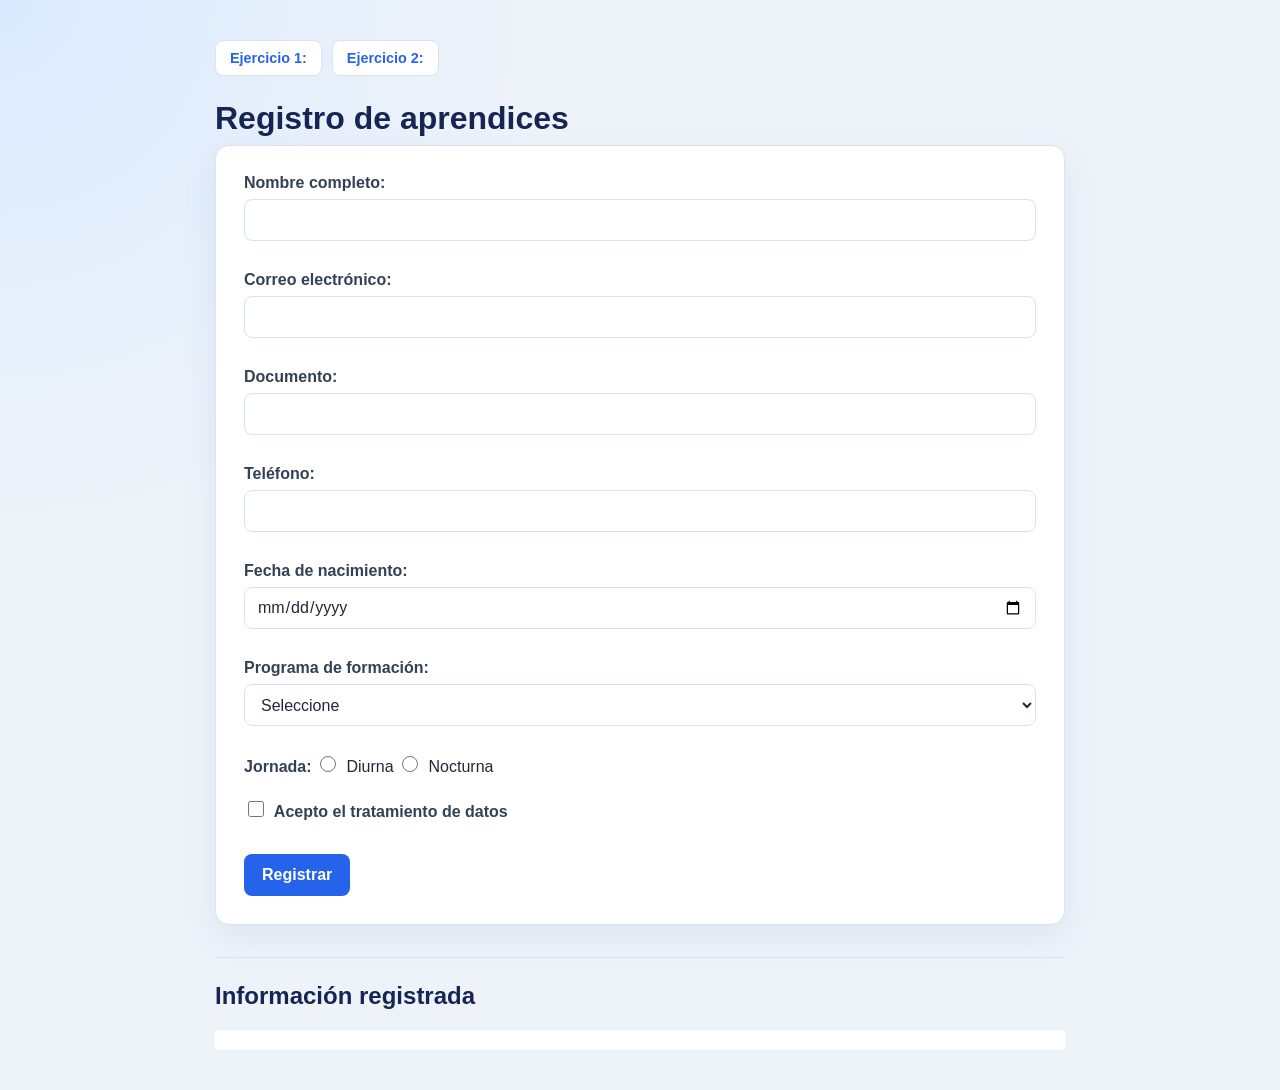
<file: index.html>
<!DOCTYPE html>
<html lang="es">
<head>
    <meta charset="UTF-8">
    <meta name="viewport" content="width=device-width, initial-scale=1.0">
    <title>Registro de aprendices</title>
    <link rel="stylesheet" href="styles.css">
</head>
<body>
    <nav>
        <a href="index.html">Ejercicio 1: </a>
        <a href="ejercicio2.html">Ejercicio 2:</a>
    </nav>

    <h1>Registro de aprendices</h1>

    <form id="formulario">

        <label>Nombre completo:</label>
        <input type="text" name="nombre">

        <br><br>

        <label>Correo electrónico:</label>
        <input type="email" name="correo">

        <br><br>

        <label>Documento:</label>
        <input type="number" name="documento">

        <br><br>

        <label>Teléfono:</label>
        <input type="tel" name="telefono">

        <br><br>

        <label>Fecha de nacimiento:</label>
        <input type="date" name="fecha">

        <br><br>

        <label>Programa de formación:</label>

        <select name="programa">
            <option value="">Seleccione</option>
            <option value="ADSO">ADSO</option>
            <option value="Multimedia">Multimedia</option>
            <option value="Redes">Redes</option>
        </select>

        <br><br>

        <label>Jornada:</label>

        <input type="radio" name="jornada" value="Diurna">
        Diurna

        <input type="radio" name="jornada" value="Nocturna">
        Nocturna

        <br><br>

        <label>
            <input type="checkbox" name="acepta">
            Acepto el tratamiento de datos
        </label>

        <br><br>

        <button type="submit">Registrar</button>

    </form>

    <hr>

    <h2>Información registrada</h2>

    <div id="resultado"></div>

    <script src="js/app1.js"></script>

</body>
</html>
</file>
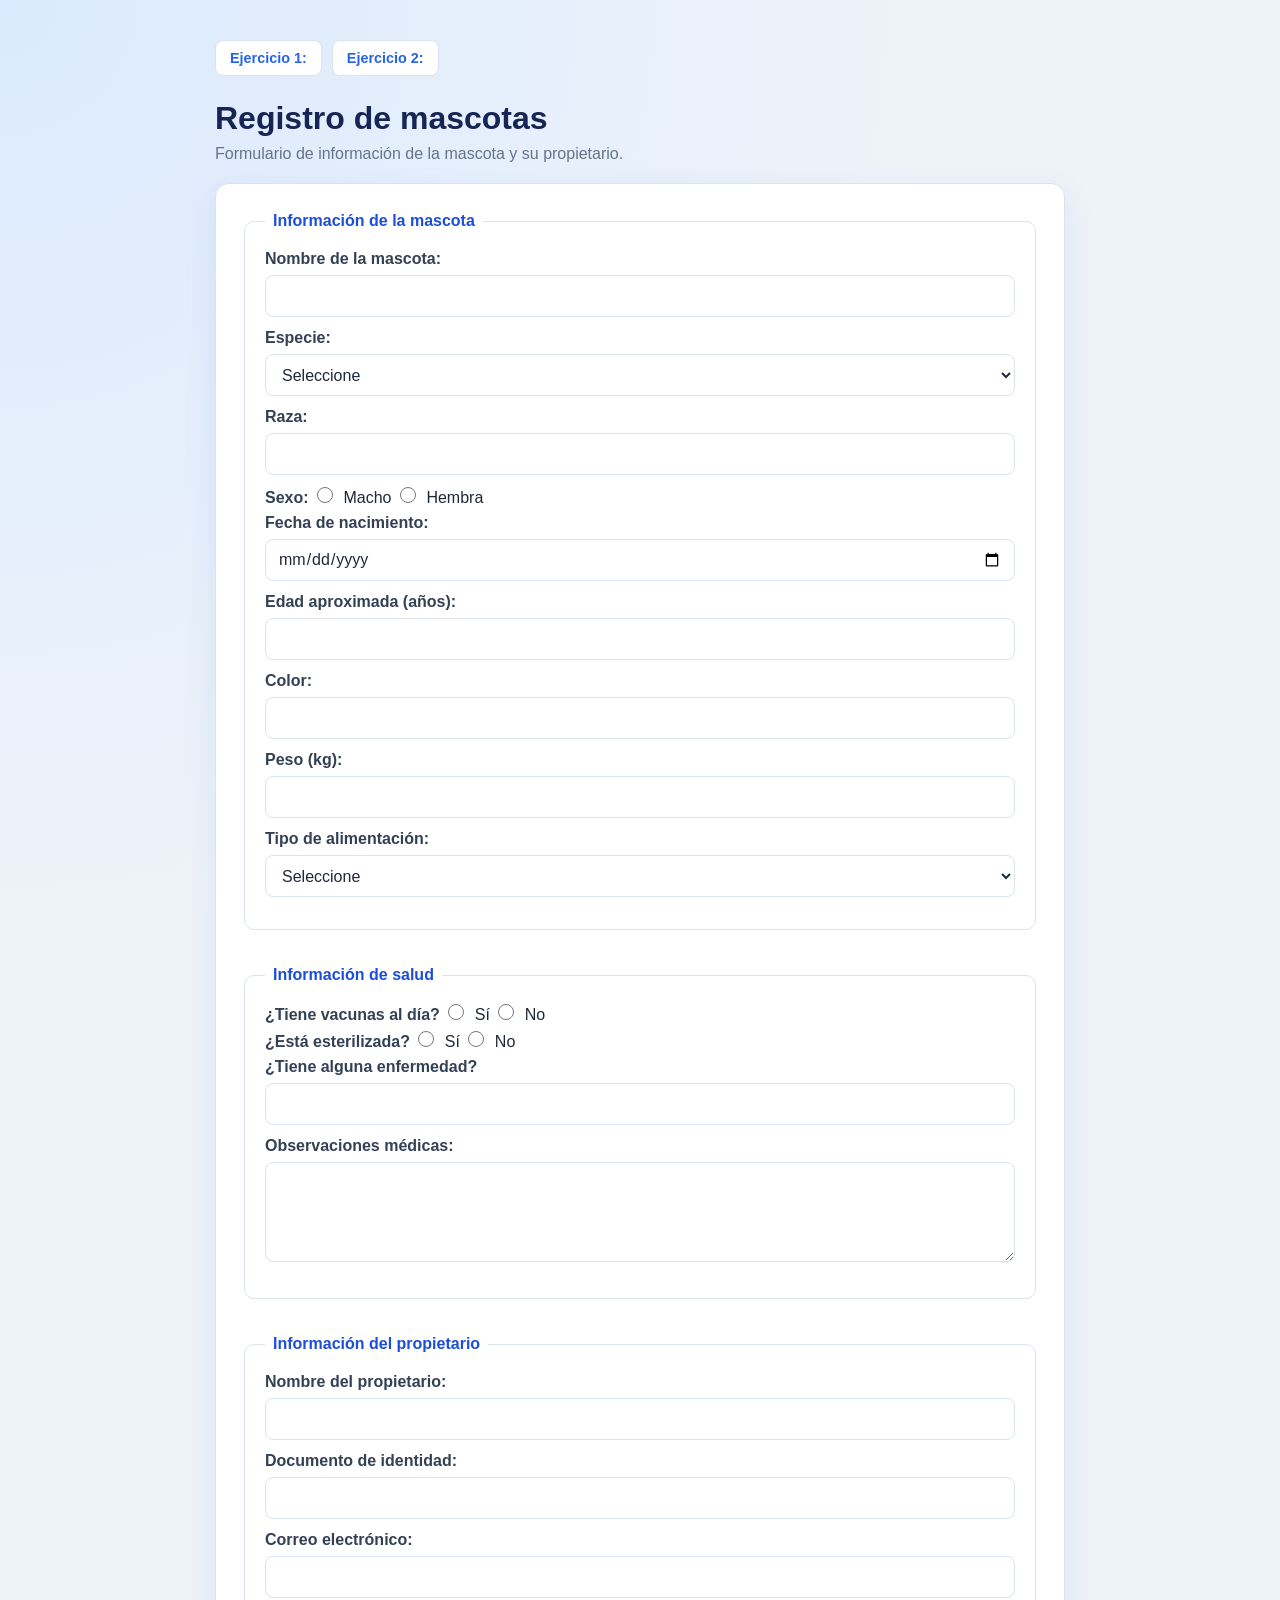
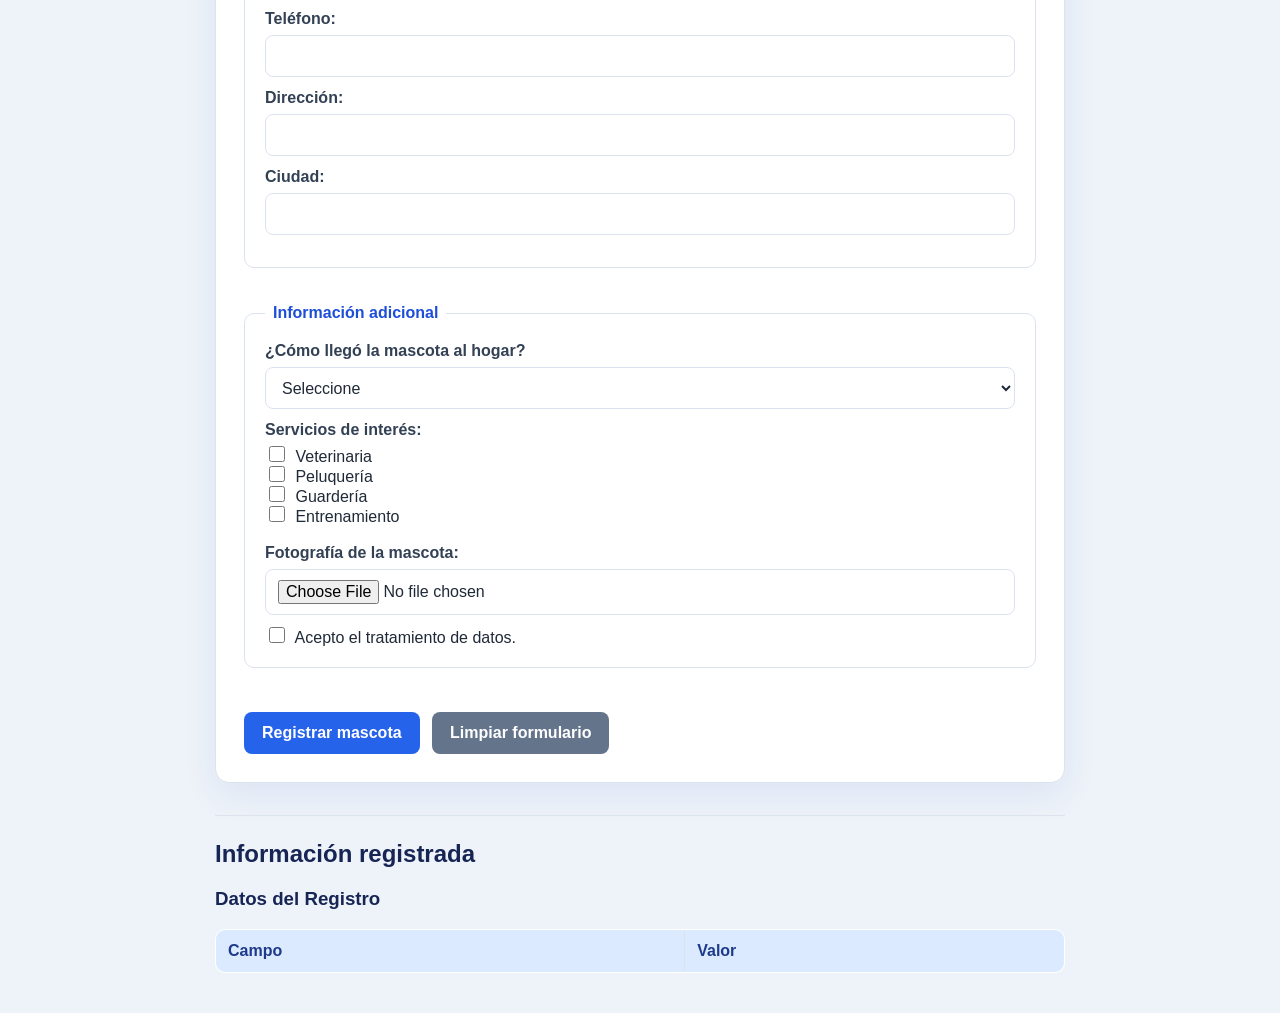
<file: ejercicio2.html>
<!DOCTYPE html>
<html lang="es">
<head>
    <meta charset="UTF-8">
    <meta name="viewport" content="width=device-width, initial-scale=1.0">
    <title>Registro de mascotas</title>
    <link rel="stylesheet" href="styles.css">
</head>
<body>
    <nav>
        <a href="index.html">Ejercicio 1: </a>
        <a href="ejercicio2.html">Ejercicio 2:</a>
    </nav>


    <h1>Registro de mascotas</h1>
    <p>Formulario de información de la mascota y su propietario.</p>

    <form id="formulario">

        <fieldset>
            <legend>Información de la mascota</legend>

            <label>Nombre de la mascota:</label>
            <input type="text" name="nombre">

            <br>

            <label>Especie:</label>
            <select name="especie" >
                <option value="">Seleccione</option>
                <option value="Perro">Perro</option>
                <option value="Gato">Gato</option>
                <option value="Ave">Ave</option>
                <option value="Conejo">Conejo</option>
                <option value="Otro">Otro</option>
            </select>

            <br>

            <label>Raza:</label>
            <input type="text" name="raza">

            <br>

            <label>Sexo:</label>

            <input type="radio" name="sexo" value="Macho">
            Macho

            <input type="radio" name="sexo" value="Hembra">
            Hembra

            <br>

            <label>Fecha de nacimiento:</label>
            <input type="date" name="fechaNacimiento">

            <br>

            <label>Edad aproximada (años):</label>
            <input type="number" name="edad" min="0">

            <br>

            <label>Color:</label>
            <input type="text" name="color">

            <br>

            <label>Peso (kg):</label>
            <input type="number" name="peso" step="0.1" min="0">

            <br>

            <label>Tipo de alimentación:</label>
            <select name="alimentacion">
                <option value="">Seleccione</option>
                <option value="Concentrado">Concentrado</option>
                <option value="Natural">Natural</option>
                <option value="Mixta">Mixta</option>
            </select>

        </fieldset>

        <br>

        <fieldset>
            <legend>Información de salud</legend>

            <label>¿Tiene vacunas al día?</label>

            <input type="radio" name="vacunas" value="Sí">
            Sí

            <input type="radio" name="vacunas" value="No">
            No

            <br>

            <label>¿Está esterilizada?</label>

            <input type="radio" name="esterilizada" value="Sí">
            Sí

            <input type="radio" name="esterilizada" value="No">
            No
<br>

            <label>¿Tiene alguna enfermedad?</label>
            <input type="text" name="enfermedad">

            <br>

            <label>Observaciones médicas:</label>
            <textarea name="observaciones" rows="4" cols="40"></textarea>

        </fieldset>

        <br>

        <fieldset>
            <legend>Información del propietario</legend>

            <label>Nombre del propietario:</label>
            <input type="text" name="propietario">

            <br>

            <label>Documento de identidad:</label>
            <input type="number" name="documento">

            <br>

            <label>Correo electrónico:</label>
            <input type="email" name="correo">

            <br>

            <label>Teléfono:</label>
            <input type="tel" name="telefono">

            <br>

            <label>Dirección:</label>
            <input type="text" name="direccion">

            <br>

            <label>Ciudad:</label>
            <input type="text" name="ciudad">

        </fieldset>

        <br>

        <fieldset>
            <legend>Información adicional</legend>

            <label>¿Cómo llegó la mascota al hogar?</label>

            <select name="origen">
                <option value="">Seleccione</option>
                <option value="Adopción">Adopción</option>
                <option value="Compra">Compra</option>
                <option value="Regalo">Regalo</option>
                <option value="Rescate">Rescate</option>
            </select>

            <br>

            <label>Servicios de interés:</label>

            <br>

            <input type="checkbox" name="servicios" value="Veterinaria">
            Veterinaria

            <br>

            <input type="checkbox" name="servicios" value="Peluquería">
            Peluquería

            <br>

            <input type="checkbox" name="servicios" value="Guardería">
            Guardería

            <br>

            <input type="checkbox" name="servicios" value="Entrenamiento">
            Entrenamiento

            <br><br>

            <label>Fotografía de la mascota:</label>
            <input type="file" name="fotografia" accept="image/*">

            <br>

            <input type="checkbox" name="acepta" value="Sí">
            Acepto el tratamiento de datos.

        </fieldset>

        <br>

        <button type="submit">Registrar mascota</button>

        <button type="reset">Limpiar formulario</button>

    </form>

    <hr>

    <h2>Información registrada</h2>

    
        <h3>Datos del Registro</h3>
        <table border="1">
            <thead>
                <tr>
                    <th>Campo</th>
                    <th>Valor</th>
                </tr>
            </thead>
            <tbody id="resultado">
            </tbody>
        </table>



    <script src="js/app2.js"></script>

</body>
</html>
</file>
<file: styles.css>
:root {
    --primary: #2563eb;
    --primary-dark: #1d4ed8;
    --background: #eef3f9;
    --card: #ffffff;
    --text: #1f2937;
    --muted: #64748b;
    --border: #dbe3ef;
    --focus: rgba(37, 99, 235, 0.16);
}

* {
    box-sizing: border-box;
}

body {
    min-height: 100vh;
    margin: 0;
    padding: 40px 20px;
    background:
        radial-gradient(circle at top left, #dbeafe 0, transparent 32%),
        var(--background);
    color: var(--text);
    font-family: "Segoe UI", Arial, sans-serif;
}

body > nav,
body > h1,
body > p,
body > form,
body > hr,
body > h2,
body > h3,
body > table,
body > #resultado {
    width: min(850px, 100%);
    margin-left: auto;
    margin-right: auto;
}

nav {
    display: flex;
    gap: 10px;
    margin-bottom: 24px;
}

nav a {
    padding: 9px 14px;
    border: 1px solid var(--border);
    border-radius: 8px;
    background: var(--card);
    color: var(--primary);
    font-size: 0.9rem;
    font-weight: 700;
    text-decoration: none;
}

nav a:hover {
    border-color: var(--primary);
}

h1,
h2,
h3 {
    color: #172554;
}

h1 {
    margin-top: 0;
    margin-bottom: 8px;
}

body > p {
    margin-top: 0;
    margin-bottom: 20px;
    color: var(--muted);
}

form,
fieldset,
table,
#resultado {
    background: var(--card);
}

form {
    padding: 28px;
    border: 1px solid var(--border);
    border-radius: 14px;
    box-shadow: 0 12px 35px rgba(30, 64, 175, 0.08);
}

label {
    display: inline-block;
    margin-bottom: 7px;
    color: #334155;
    font-weight: 700;
}

input:not([type="radio"]):not([type="checkbox"]),
select,
textarea {
    width: 100%;
    min-height: 42px;
    margin-bottom: 12px;
    padding: 10px 12px;
    border: 1px solid var(--border);
    border-radius: 8px;
    background: #fff;
    color: var(--text);
    font: inherit;
    outline: none;
    transition: border-color 0.2s, box-shadow 0.2s;
}

textarea {
    min-height: 100px;
    resize: vertical;
}

input:not([type="radio"]):not([type="checkbox"]):focus,
select:focus,
textarea:focus {
    border-color: var(--primary);
    box-shadow: 0 0 0 4px var(--focus);
}

input[type="radio"],
input[type="checkbox"] {
    width: 16px;
    height: 16px;
    margin: 0 6px 0 4px;
    accent-color: var(--primary);
}

fieldset {
    margin: 0 0 18px;
    padding: 20px;
    border: 1px solid var(--border);
    border-radius: 10px;
}

legend {
    padding: 0 8px;
    color: var(--primary-dark);
    font-weight: 800;
}

button {
    min-height: 42px;
    margin-top: 8px;
    margin-right: 8px;
    padding: 10px 18px;
    border: 0;
    border-radius: 8px;
    background: var(--primary);
    color: #fff;
    font: inherit;
    font-weight: 700;
    cursor: pointer;
    transition: background 0.2s, transform 0.2s;
}

button:hover {
    background: var(--primary-dark);
    transform: translateY(-1px);
}

button[type="reset"] {
    background: #64748b;
}

button[type="reset"]:hover {
    background: #475569;
}

hr {
    margin: 32px auto 24px;
    border: 0;
    border-top: 1px solid var(--border);
}

#resultado {
    min-height: 20px;
}

#resultado p {
    margin: 0;
    padding: 10px 12px;
    border-bottom: 1px solid var(--border);
}

table {
    width: 100%;
    margin-top: 12px;
    border: 1px solid var(--border);
    border-collapse: collapse;
    border-radius: 10px;
    overflow: hidden;
}

th,
td {
    padding: 12px;
    border: 1px solid var(--border);
    text-align: left;
}

th {
    background: #dbeafe;
    color: #1e3a8a;
}

@media (max-width: 600px) {
    body {
        padding: 20px 12px;
    }

    nav {
        flex-direction: column;
    }

    nav a {
        text-align: center;
    }

    form,
    fieldset {
        padding: 16px;
    }

    button {
        width: 100%;
        margin-right: 0;
    }
}
</file>
